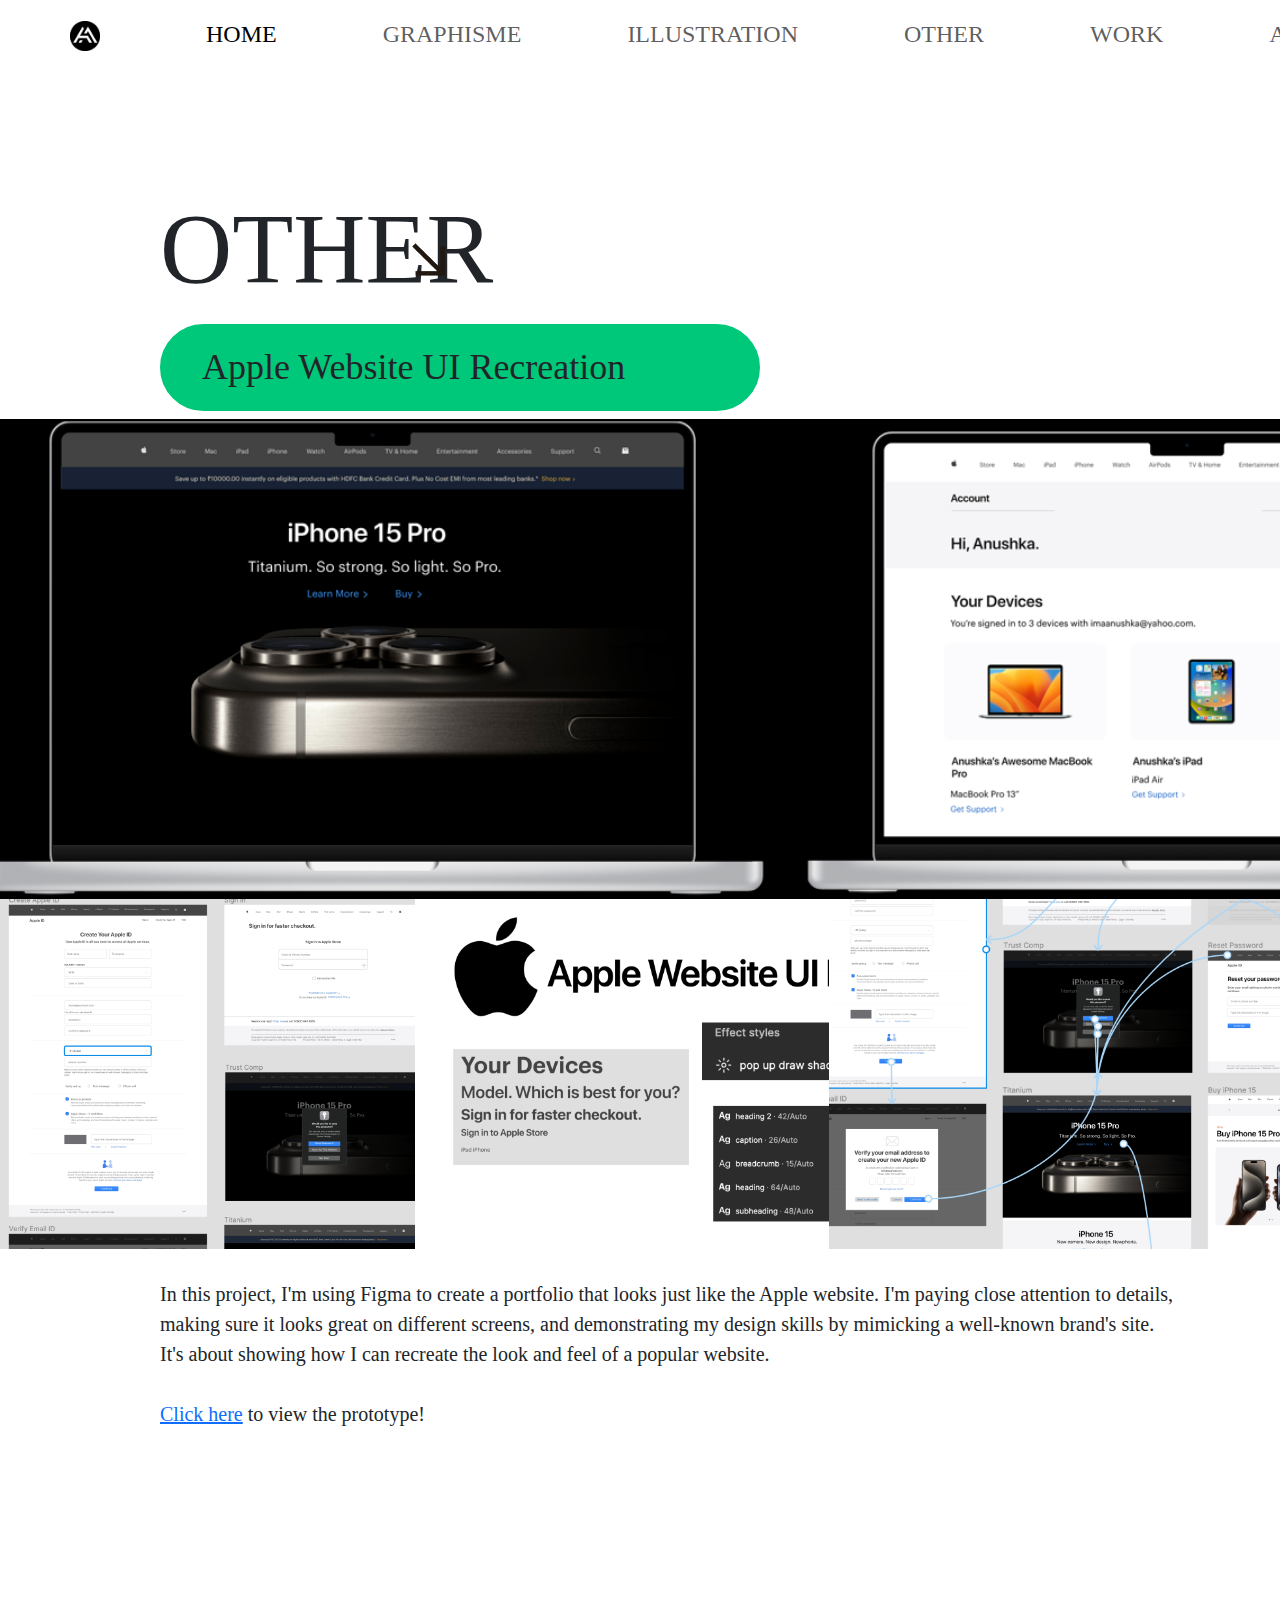
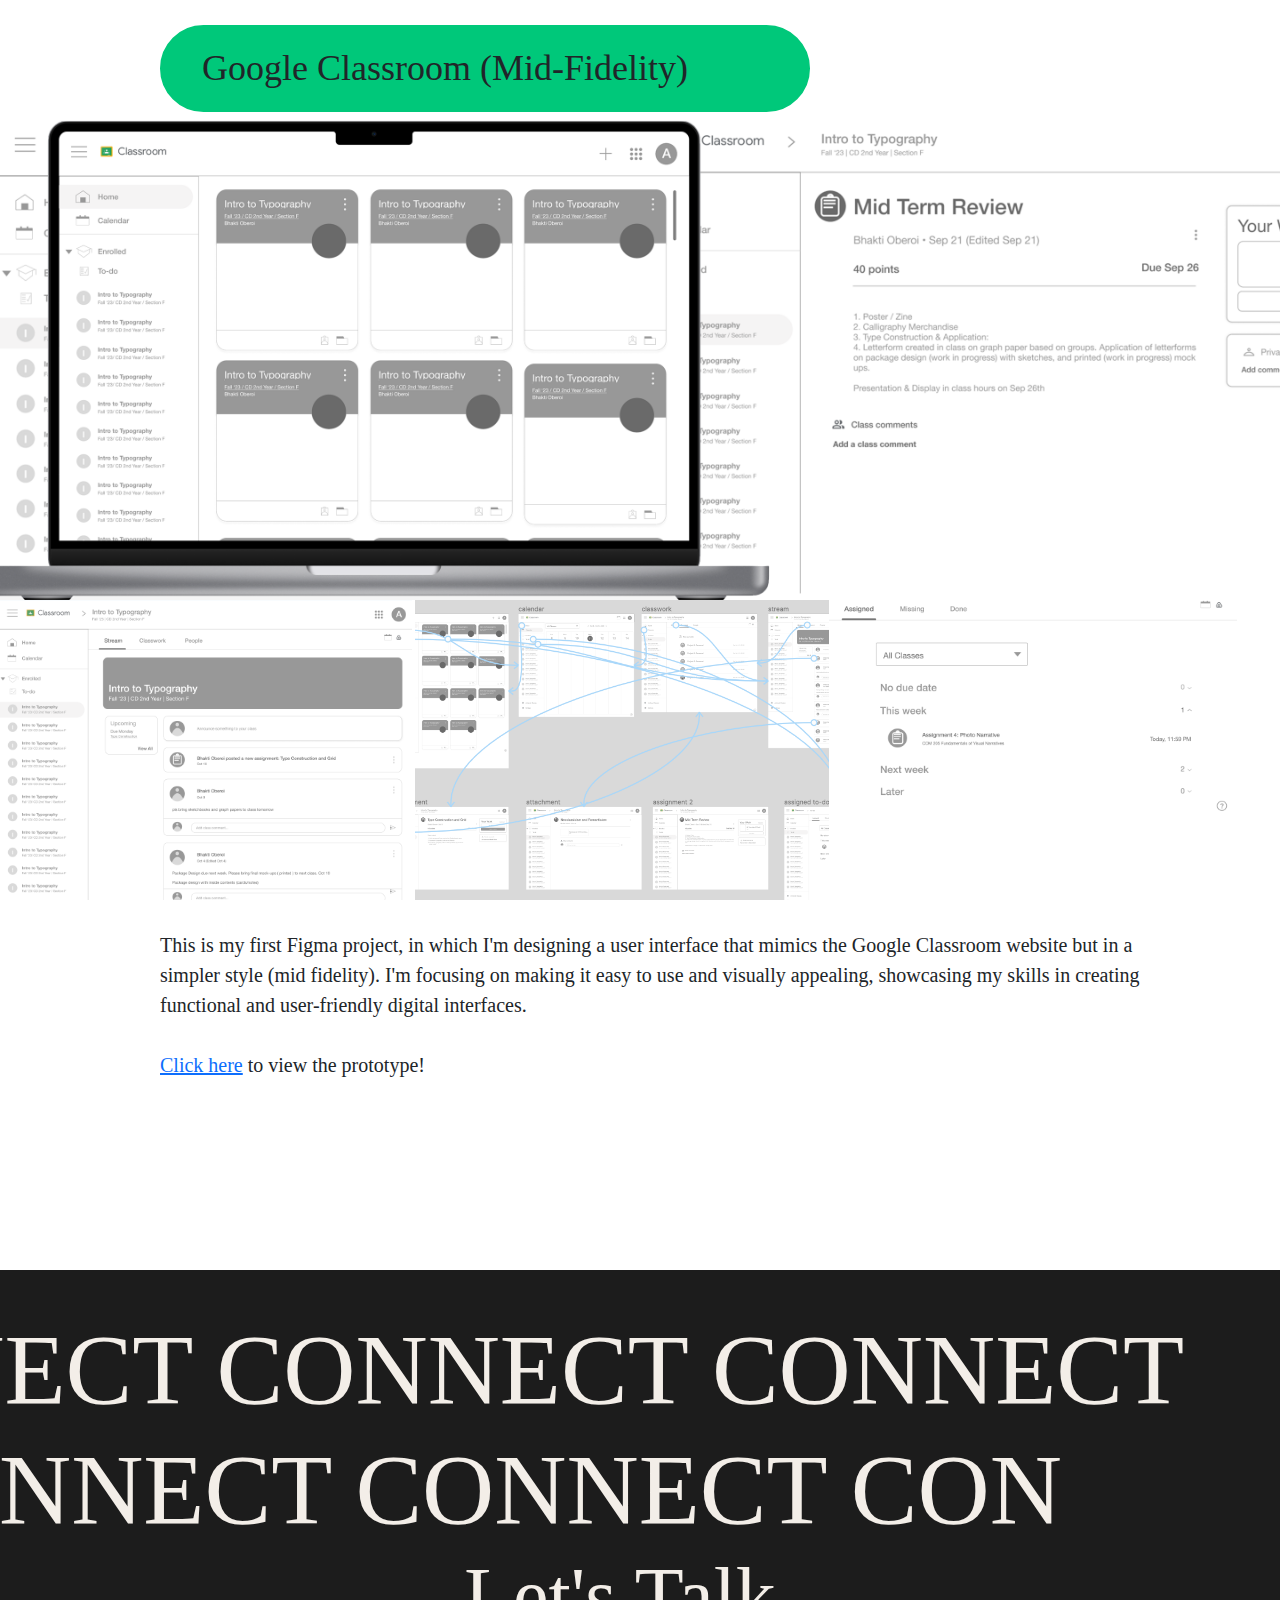
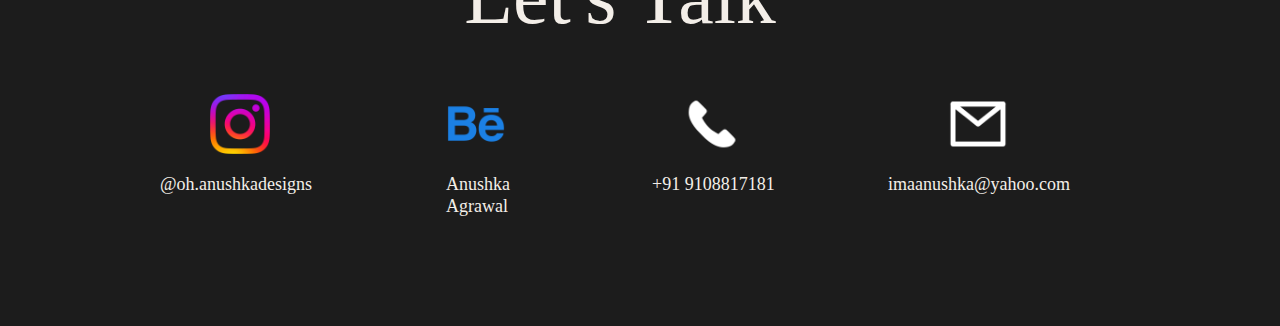
<file: miscwork.html>
<!DOCTYPE html>
<html lang="en">
<head>
    <meta charset="UTF-8">
    <meta name="viewport" content="width=device-width, initial-scale=1.0">
    <title>Anushka Agrawal's Portfolio</title>
    <link rel="stylesheet" href="style.css">
    <link rel="icon" type="image/x-icon" href="/images/logo.png">
    <link href="https://cdn.jsdelivr.net/npm/bootstrap@5.3.1/dist/css/bootstrap.min.css" rel="stylesheet">
    <script src="https://cdn.jsdelivr.net/npm/bootstrap@5.3.1/dist/js/bootstrap.bundle.min.js"></script>
</head>

<body class="bodysec">
    <header>
        <nav class="navbar navbar-expand-sm navbar">
            <div class="container-fluid">
              <ul class="navbar-nav">
                <li class="nav-item">
                    <a class="nav-link" href="#"><img src="images/logo.png" height="30"> </a>
                </li>
                <li class="nav-item">
                    <a class="nav-link active" href="index.html">HOME</a>
                </li>
               <li class="nav-item">
                    <a class="nav-link" href="#GRAPHISME">GRAPHISME</a>
                </li>
                <li class="nav-item">
                    <a class="nav-link" href="#ILLUSTRATION">ILLUSTRATION</a>
                </li>
                <li class="nav-item">
                    <a class="nav-link" href="miscwork.html">OTHER</a>
                </li>
                <li class="nav-item">
                    <a class="nav-link" href="#WORK">WORK</a>
                </li>
                <li class="nav-item">
                    <a class="nav-link" href="#MESEC">ABOUT ME</a>
                </li>
                <li class="nav-item">
                    <a class="nav-link" href="#CONNECT">CONNECT</a>
                </li>
              </ul>
            </div>
          </nav>
    </header>

    <section class="newtitle">
        <div class="newtitle">
            <div class="row">
                <div class="col-sm-5">OTHER</div>
                <div class="col-sm-6" id="otherarrow"><img src="images/arrowdown.png" width="40"></div>
            </div>
        </div>
            
            <h1 class="projhead" id="applemisc">Apple Website UI Recreation</h1>
            <img src="images/appleui.png" height="480px">

            <div class="row">
                <div class="col-sm-4"><img src="images/figmass1.png" height="350px"></div>
                <div class="col-sm-4"><img src="images/Apple UI Kit.jpeg" height="350px"></div>
                <div class="col-sm-3"><img src="images/figmass2.png" height="350px"></div>
            </div>

            <p class="bodytext"><br>In this project, I'm using Figma to create a portfolio that looks just like the Apple website. I'm paying close attention to details, making sure it looks great on different screens, and demonstrating my design skills by mimicking a well-known brand's site. It's about showing how I can recreate the look and feel of a popular website.
            <br><br><a href="https://www.figma.com/proto/2nvsxF6JMyJptpGFUN4rHx/Apple-Store-Login?page-id=0%3A1&type=design&node-id=125-174&viewport=-280%2C1324%2C0.73&t=XcS7Qp0RkykvekmM-1&scaling=scale-down&starting-point-node-id=1%3A4&mode=design">Click here</a> to view the prototype!</p>
        
            <br>
            <h1 class="projhead" id="gcmisc">Google Classroom (Mid-Fidelity)</h1>
            <img src="images/gclarge.png" height="480px">

            <div class="row">
                
                <div class="col-sm-4"><img src="images/gcss1.png" height="300px"></div>
                <div class="col-sm-4"><img src="images/gcss2.png" height="300px"></div>
                <div class="col-sm-3"><img src="images/gcss3.png" height="300px"></div>
            </div>

            <p class="bodytext"><br>This is my first Figma project, in which I'm designing a user interface that mimics the Google Classroom website but in a simpler style (mid fidelity). I'm focusing on making it easy to use and visually appealing, showcasing my skills in creating functional and user-friendly digital interfaces.
            <br><br><a href="https://www.figma.com/proto/9eeNdseXp38qyBDWx5NQom/google-classroom?page-id=0%3A1&type=design&node-id=2-2&viewport=-1113%2C-775%2C0.45&t=uRaI0LlinjxosJHw-1&scaling=scale-down&starting-point-node-id=2%3A2&mode=design">Click here</a> to view the prototype!<br><br><Br></p>
    </section>
    
    <section class="CONNECT" ID="CONNECT">
        <h1 id="connecttitle">NNECT CONNECT CONNECT CONNECT CONNECT CON</h1>
        <h3 id="letstalk">Let's Talk</h3>
    
        <div class="row">
            <div class="col-sm-3">
                <div class="social" id="instagram">
                <img src="images/instagram.png">
                <h4>@oh.anushkadesigns</h4>
                </div>
            </div>
    
            <div class="col-sm-3">
                <div class="social" id="behance">
                <img src="images/behance.png">
                <h4>Anushka<br>Agrawal</h4>
                </div>
            </div>
    
            <div class="col-sm-3">
                <div class="social" id="phone">
                <img src="images/phone.png">
                <h4>+91 9108817181</h4>
                </div>
            </div>
    
            <div class="col-sm-3">
                <div class="social" id="email">
                <img src="images/email.png">
                <h4>imaanushka@yahoo.com</h4>
                </div>
            </div>
          </div>
        
    </section>
</body>


</html>
</file>
<file: style.css>
.nav-item{
    margin-left: 90px;
    margin-top: 16x;
    margin-bottom: -10px;
    font-family:  'DIN Condensed';
    font-size: 24px;
    text-align: center;
}

.name h1{
    font-family: 'DIN Condensed';
    font-size: 180px;
    margin-top: 60px;
    margin-left: 100px;
}

.name img{
    margin-left: 200px;
    margin-top: -190px;
}

.projhead{
    margin-left: 100px;
    margin-top: 30px;
    font-family: 'Helvetica Neue Bold';
    padding:20px 40px 20px 40px;
    font-size: 36px;
    border-radius: 150px;
    border: 2px solid #FFEE09; /* Border color and width */
    width:650px;
    background-color: #FFEE09;
}

.seemore{
    margin-left: 130px;
    font-family: 'Helvetica Neue Medium';
    font-size: 30px;
    margin-top: 10px;
}

.seemoreimg{
    margin-top: 55px;
    margin-left: -110px;
}

.newtitle{
    margin-top: 80px;
    font-family: 'DIN Condensed';
    margin-left: 100px;
    font-size: 100px;
    margin-bottom: -30px;
}

.newtitle img{
    margin-top: 60;
    margin-left: -60px;
}


#illustrationarrow{
    margin-left: 100px;
}

#gothic{
    width:590px;
    border-color: #ffad2a;
    background-color: #ffad2a;
}

#arroworange{
    margin-left: -150px;
}

#otherarrow{
    margin-left: -170px;
}

#workarrow{
    margin-left: 20px;
}

#apple{
    width:750px;
    border-color: #00c87a;
    background-color: #00c87a;
}

#brewery{
    border-color: #fb83b3;
    background-color: #fb83b3;
}

#arrowgreen{
    margin-left: 10px;
}

#DESCR img{
    margin-left:-140px;
    margin-top: 20px;
}

#AGRAWAL{
    font-family: 'DIN Condensed';
    font-size: 100px;
    margin-top: -55px;
    margin-left: 100px;
}

#GRAPHIC{
    font-size: 100px;
    margin-top: -300px;
}

#DESIGNER{
    font-size: 140px;
    margin-top: -30px;
}

#ONELINE{
    margin-left: 100px;
    font-family: 'Helvetica Neue Bold';
    font-size: 35px;
}

#LINE img{
    margin-top: 30px;
    margin-left:-60px;
}

#ME{
    text-align: right;
    font-family: 'Helvetica Neue';
    margin-top: -200px;
    font-size: 18px;
    margin-right: 40px;
}

#worktitle{
    font-family: 'DIN Condensed';
    background-color: #116DFE;
    margin-top: 160px;
    padding-bottom: 20px;
    padding-top: 40px;
    font-size: 100px;
}

#metitle{
    font-family: 'DIN Condensed';
    background-color: #dd3333;
    margin-top: 160px;
    padding-bottom: 20px;
    padding-top: 40px;
    font-size: 100px;
    color: rgb(0, 0, 0);
}

.me{
    background-color: #dd3333;
    padding-bottom: 50px;
}

#profile2img{
    margin-left: 200px;
}

#MEBODY{
    margin-right: 200px;
    margin-left: 50px;
    font-size: 24px;
    font-family: 'Helvetica Neue Light';
}

#HELLO{
    font-family: 'DIN Condensed';
    font-size: 48px;
    margin-left: 50px;
    color:black;
}

#connecttitle{
    font-family: 'DIN Condensed';
    background-color: #1c1c1c;
    margin-top: 160px;
    padding-bottom: -30px;
    padding-top: 40px;
    font-size: 100px;
    margin-left: -100px;
    color: rgb(243, 238, 232);
}

.CONNECT{
    background-color: #1c1c1c;
    color: rgb(243, 238, 232);
    padding-bottom: 100px;
}

#letstalk{
    text-align: center;
    font-family: 'Helvetica Neue Bold';
    font-size: 80px;
    margin-top: -10px;
    margin-bottom: 50px;
}

.social h4{
    font-family: 'Helvetica Neue Light';
    font-size: 18px;
    color: rgb(243, 238, 232);
}

.social img{
    width:60px;
    margin-bottom: 20px;
}

#instagram h4{
    margin-left: 200px;
}

#instagram img{
    margin-left: 250px;
}


#behance{
    margin-left: 150px;
}

#phone{
    margin-left: 20px;
}

#email{
    margin-left:-80px;
}

#phone img{
    margin-left: 30px;
}

#email img{
    margin-left: 60px;
}

.bodytext{
    font-family: 'Helvetica Neue Light';
    font-size: 20px;
    margin-left: 100px;
    margin-right:100px;
}

.bodysec{
    margin-left:-40px;
}

#applemisc{
    width:600px;
    border-color: #00c87a;
    background-color: #00c87a;
}

#gcmisc{
    width:650px;
    border-color: #00c87a;
    background-color: #00c87a;
}
</file>
